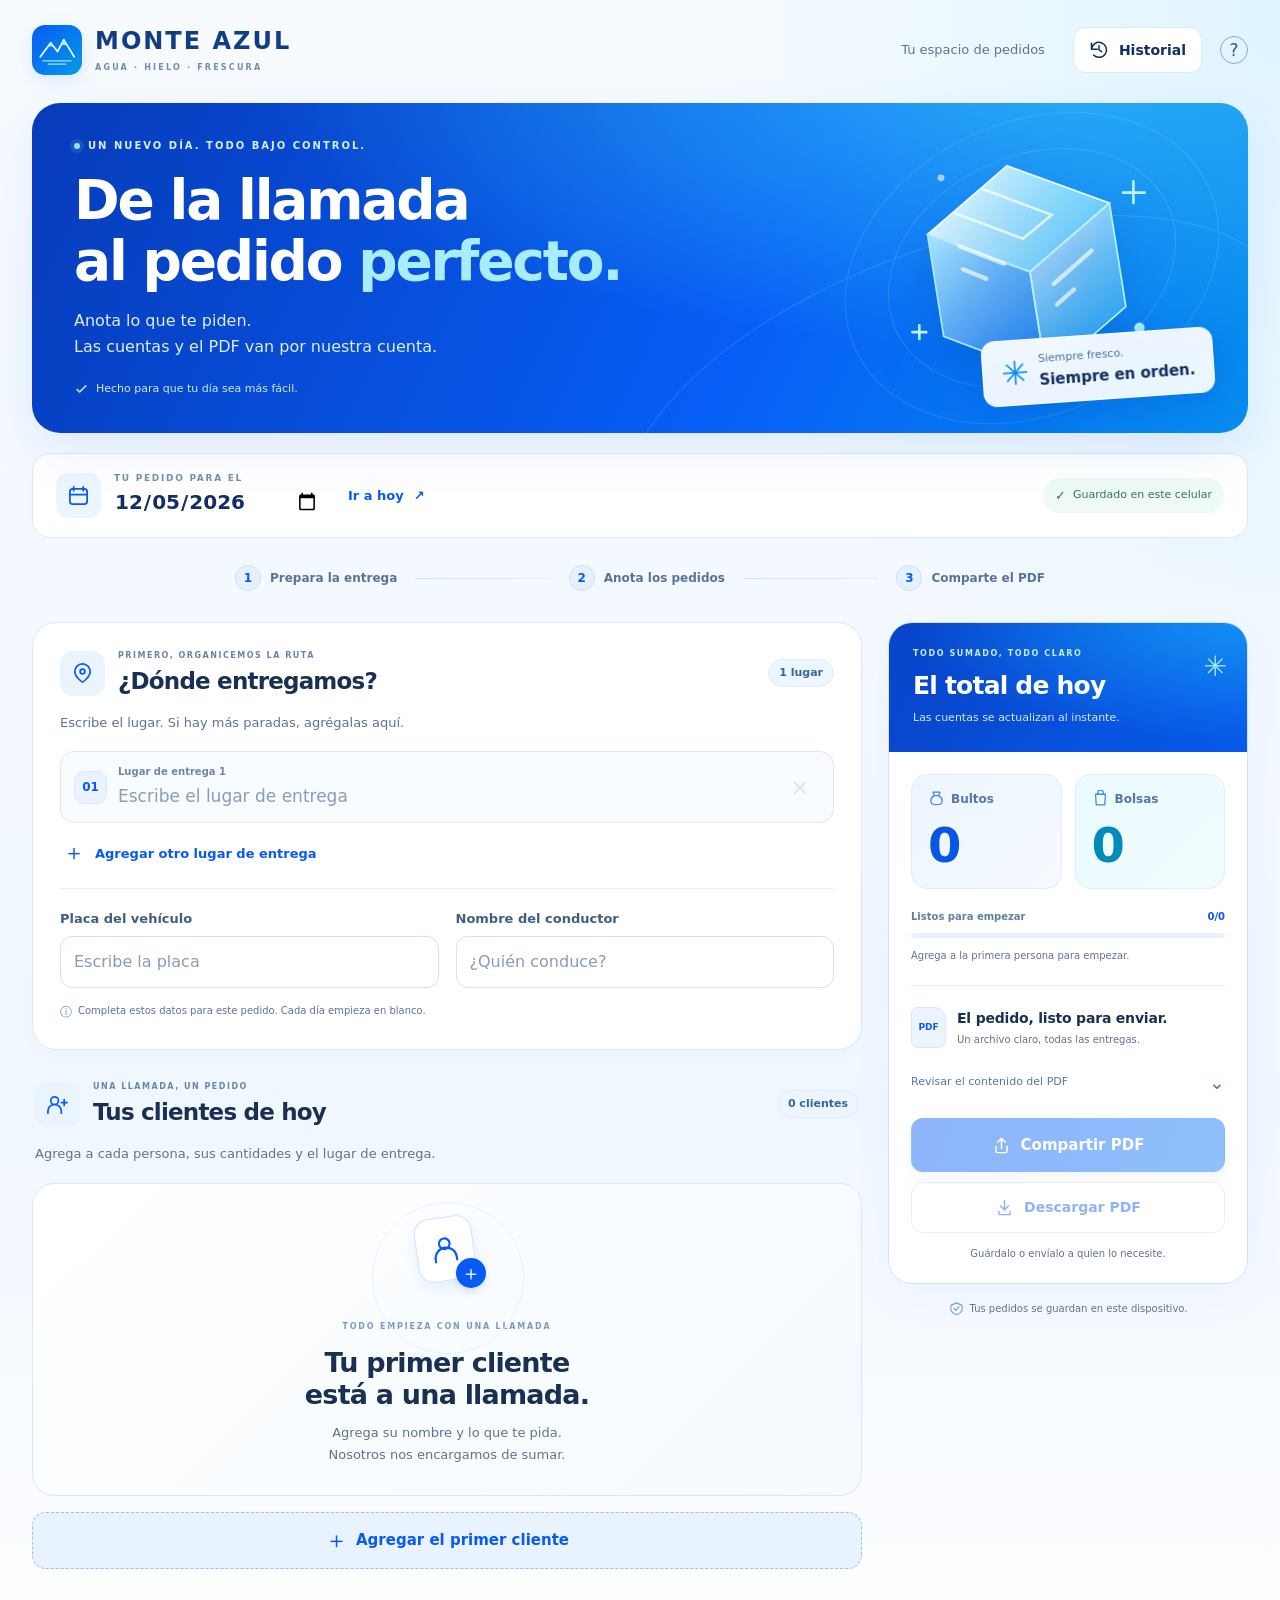
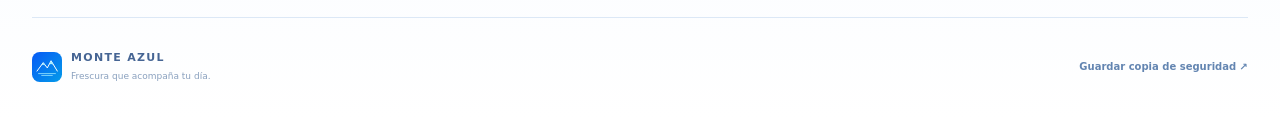
<file: index.html>
<!doctype html>
<html lang="es">
<head>
  <meta charset="utf-8">
  <meta name="viewport" content="width=device-width, initial-scale=1, viewport-fit=cover">
  <meta name="theme-color" content="#075af5">
  <meta name="description" content="Monte Azul: tus pedidos de hielo, los lugares de entrega y las cuentas listas en un PDF.">
  <meta name="apple-mobile-web-app-capable" content="yes">
  <meta name="apple-mobile-web-app-status-bar-style" content="default">
  <meta name="apple-mobile-web-app-title" content="Monte Azul">
  <title>Monte Azul · Pedidos de hielo</title>
  <link rel="icon" href="./icon.svg?v=5" type="image/svg+xml">
  <link rel="apple-touch-icon" href="./apple-touch-icon.png?v=5">
  <link rel="manifest" href="./manifest.webmanifest?v=5">
  <link rel="stylesheet" href="./styles.css">
  <script defer src="./core.js"></script>
  <script defer src="./jspdf.umd.min.js"></script>
  <script defer src="./pdf.js"></script>
  <script defer src="./app.js"></script>
</head>
<body>
  <a class="skip-link" href="#delivery-section">Ir al pedido</a>
  <header class="topbar">
    <a class="brand" href="./" aria-label="Monte Azul, inicio"><img src="./icon.svg?v=5" width="50" height="50" alt=""><span>MONTE AZUL<small>AGUA · HIELO · FRESCURA</small></span></a>
    <div class="header-actions"><span class="workspace-label">Tu espacio de pedidos</span><button id="history-button" class="button header-button" type="button"><svg aria-hidden="true" viewBox="0 0 24 24"><path d="M3 11a9 9 0 1 1 2.5 7M3 4v7h7M12 7v5l3 2"/></svg><span>Historial</span></button><button class="help-button" id="help-button" type="button" aria-label="Ayuda">?</button></div>
  </header>
  <main class="page">
    <div id="storage-warning" class="notice warning" role="alert" hidden></div>
    <div id="update-notice" class="notice" role="status" hidden>Hay una versión nueva lista para usar. <button id="apply-update" class="text-button" type="button">Actualizar página</button></div>
    <div id="day-notice" class="notice" hidden>Ya es un nuevo día. <button id="open-today" class="text-button" type="button">Abrir el pedido de hoy</button></div>
    <section class="hero" aria-labelledby="page-title">
      <div class="hero-copy"><p class="eyebrow"><span class="live-dot" aria-hidden="true"></span> UN NUEVO DÍA. TODO BAJO CONTROL.</p><h1 id="page-title">De la llamada<br>al pedido <span>perfecto.</span></h1><p>Anota lo que te piden.<br>Las cuentas y el PDF van por nuestra cuenta.</p><span class="hero-note"><svg viewBox="0 0 24 24" aria-hidden="true"><path d="m5 12 4 4L19 6"/></svg> Hecho para que tu día sea más fácil.</span></div>
      <div class="hero-art" aria-hidden="true"><div class="art-orbit orbit-one"></div><div class="art-orbit orbit-two"></div><svg class="ice-art" viewBox="0 0 380 300" fill="none"><defs><linearGradient id="ice-top" x1="90" y1="15" x2="260" y2="170" gradientUnits="userSpaceOnUse"><stop stop-color="#fff" stop-opacity=".98"/><stop offset="1" stop-color="#7be4ff" stop-opacity=".65"/></linearGradient><linearGradient id="ice-left" x1="80" y1="100" x2="200" y2="260" gradientUnits="userSpaceOnUse"><stop stop-color="#b4eeff" stop-opacity=".9"/><stop offset="1" stop-color="#67afff" stop-opacity=".25"/></linearGradient><linearGradient id="ice-right" x1="200" y1="110" x2="310" y2="260" gradientUnits="userSpaceOnUse"><stop stop-color="#fff" stop-opacity=".7"/><stop offset="1" stop-color="#22c5f9" stop-opacity=".4"/></linearGradient></defs><g transform="rotate(-9 190 150)"><path d="m180 29 110 61-103 64L77 93Z" fill="url(#ice-top)" stroke="#e9fbff" stroke-width="2"/><path d="m77 93 110 61v121L77 212Z" fill="url(#ice-left)" stroke="#a6e8ff" stroke-width="2"/><path d="m187 154 103-64v121l-103 64Z" fill="url(#ice-right)" stroke="#b4f1ff" stroke-width="2"/><path d="m111 112 48 28m-48-1 25 15M212 172l49-31M212 196l22-14" stroke="white" stroke-opacity=".65" stroke-width="5" stroke-linecap="round"/><path d="m148 51 74 42-37 22-74-42" stroke="white" stroke-opacity=".7" stroke-width="3"/></g><path d="M307 50v25m-12-12h25M60 216v16m-8-8h16" stroke="#bcf3ff" stroke-width="3" stroke-linecap="round"/><circle cx="314" cy="219" r="6" fill="#a1eeff"/><circle cx="85" cy="46" r="4" fill="white" fill-opacity=".6"/></svg><div class="fresh-badge"><span class="snowflake">✳</span><div>Siempre fresco.<strong>Siempre en orden.</strong></div></div></div>
    </section>
    <section class="order-bar" aria-label="Fecha y estado del pedido"><div class="date-block"><span class="calendar-icon" aria-hidden="true"><svg viewBox="0 0 24 24"><rect x="3" y="5" width="18" height="16" rx="3"/><path d="M7 3v4m10-4v4M3 11h18"/></svg></span><div><label for="order-date">TU PEDIDO PARA EL</label><input id="order-date" type="date" min="1900-01-01" max="9999-12-31" required></div></div><button id="today-button" class="button quiet" type="button">Ir a hoy <span aria-hidden="true">↗</span></button><div class="save-state" id="save-state" role="status"><span aria-hidden="true">✓</span> Guardado en este celular</div></section>
    <nav class="step-guide" aria-label="Pasos del pedido"><a href="#delivery-section"><b>1</b><span>Prepara la entrega</span></a><span class="step-line"></span><a href="#entry-section"><b>2</b><span>Anota los pedidos</span></a><span class="step-line"></span><a href="#summary-section"><b>3</b><span>Comparte el PDF</span></a></nav>
    <div class="workspace">
      <div class="entry-column">
        <section class="panel delivery-panel" id="delivery-section" aria-labelledby="delivery-heading"><div class="section-heading"><div class="section-title"><span class="section-icon" aria-hidden="true"><svg viewBox="0 0 24 24"><path d="M20 10c0 6-8 11-8 11S4 16 4 10a8 8 0 1 1 16 0Z"/><circle cx="12" cy="10" r="2.5"/></svg></span><div><p class="eyebrow">PRIMERO, ORGANICEMOS LA RUTA</p><h2 id="delivery-heading">¿Dónde entregamos?</h2></div></div><span class="count-pill" id="destination-count">1 lugar</span></div><p class="section-description">Escribe el lugar. Si hay más paradas, agrégalas aquí.</p><div id="destinations" class="destinations"></div><button id="add-destination" class="button add-destination" type="button"><span aria-hidden="true">＋</span> Agregar otro lugar de entrega</button><div class="delivery-divider"></div><div class="delivery-fields"><label for="vehicle">Placa del vehículo<input id="vehicle" maxlength="30" autocapitalize="characters" autocomplete="off" placeholder="Escribe la placa"></label><label for="driver">Nombre del conductor<input id="driver" maxlength="80" autocomplete="off" placeholder="¿Quién conduce?"></label></div><p class="field-hint"><span aria-hidden="true">ⓘ</span> Completa estos datos para este pedido. Cada día empieza en blanco.</p></section>
        <section class="customer-section" id="entry-section" aria-labelledby="customers-heading"><div class="section-heading"><div class="section-title"><span class="section-icon" aria-hidden="true"><svg viewBox="0 0 24 24"><circle cx="9" cy="8" r="4"/><path d="M2 21v-2a7 7 0 0 1 14 0v2m3-14v6m-3-3h6"/></svg></span><div><p class="eyebrow">UNA LLAMADA, UN PEDIDO</p><h2 id="customers-heading">Tus clientes de hoy</h2></div></div><span class="count-pill" id="customer-count">0 clientes</span></div><p class="section-description">Agrega a cada persona, sus cantidades y el lugar de entrega.</p><div id="customers" class="customers"></div><button id="add-customer" class="add-customer" type="button"><span aria-hidden="true">＋</span> Agregar el primer cliente</button></section>
      </div>
      <aside class="summary-column" id="summary-section" aria-labelledby="summary-heading"><section class="summary-card"><div class="summary-header"><span class="summary-kicker">TODO SUMADO, TODO CLARO</span><span class="summary-symbol" aria-hidden="true">✳</span><h2 id="summary-heading">El total de hoy</h2><p>Las cuentas se actualizan al instante.</p></div><div class="summary-content"><div class="totals" aria-live="polite" aria-atomic="true"><div><span class="unit-label"><svg viewBox="0 0 24 24" aria-hidden="true"><path d="M7 3h10l-2 5c5 3 6 7 4 11-1 2-13 2-14 0-2-4-1-8 4-11Z"/><path d="M9 8h6"/></svg> Bultos</span><strong id="total-bultos">0</strong></div><div><span class="unit-label"><svg viewBox="0 0 24 24" aria-hidden="true"><path d="M5 6h14l-1 15H6Zm3 0V4a4 4 0 0 1 8 0v2"/></svg> Bolsas</span><strong id="total-bolsas">0</strong></div></div><div id="destination-totals" class="destination-totals"></div><div class="progress-top"><span id="progress-label"></span><span id="progress-fraction"></span></div><progress id="progress" max="1" value="0" aria-label="Clientes revisados"></progress><p class="pending-hint" id="pending-hint"></p><div class="summary-divider"></div><div class="document-heading"><span class="pdf-icon" aria-hidden="true">PDF</span><div><h3>El pedido, listo para enviar.</h3><p>Un archivo claro, todas las entregas.</p></div></div><details class="preview-details"><summary>Revisar el contenido del PDF <span aria-hidden="true">⌄</span></summary><div id="pdf-preview" class="pdf-preview" tabindex="0" role="region" aria-label="Resumen del contenido del PDF"></div></details><button class="button primary wide" id="share-pdf-button" type="button"><svg viewBox="0 0 24 24" aria-hidden="true"><path d="M12 16V3m-5 5 5-5 5 5M5 13v6a2 2 0 0 0 2 2h10a2 2 0 0 0 2-2v-6"/></svg> Compartir PDF</button><button class="button secondary wide" id="download-pdf-button" type="button"><svg viewBox="0 0 24 24" aria-hidden="true"><path d="M12 3v12m-5-5 5 5 5-5M5 17v4h14v-4"/></svg> Descargar PDF</button><p class="share-caption">Guárdalo o envíalo a quien lo necesite.</p></div></section><p class="reassurance"><svg viewBox="0 0 24 24" aria-hidden="true"><path d="M12 3 3 7v6c0 5 9 9 9 9s9-4 9-9V7ZM8 12l3 3 5-6"/></svg> Tus pedidos se guardan en este dispositivo.</p></aside>
    </div>
    <footer><div class="footer-brand"><img src="./icon.svg?v=5" width="30" height="30" alt=""><span>MONTE AZUL <small>Frescura que acompaña tu día.</small></span></div><button id="backup-button" type="button" class="text-button">Guardar copia de seguridad <span aria-hidden="true">↗</span></button></footer>
  </main>
  <nav class="mobile-dock" aria-label="Resumen y PDF"><div><strong id="dock-total">0 bultos · 0 bolsas</strong><span id="dock-pending">Agrega el primer cliente</span></div><button id="review-button" type="button" class="button primary">Agregar cliente <span aria-hidden="true">＋</span></button></nav>
  <dialog id="app-dialog"><div class="dialog-header"><h2 id="dialog-title"></h2><button id="close-dialog" class="icon-button" aria-label="Cerrar ventana" type="button">×</button></div><div id="dialog-content"></div></dialog>
  <div id="toast" class="toast" role="status" hidden></div>
  <noscript><p class="notice warning">Activa JavaScript en Safari para anotar pedidos y calcular los totales.</p></noscript>
</body>
</html>
</file>
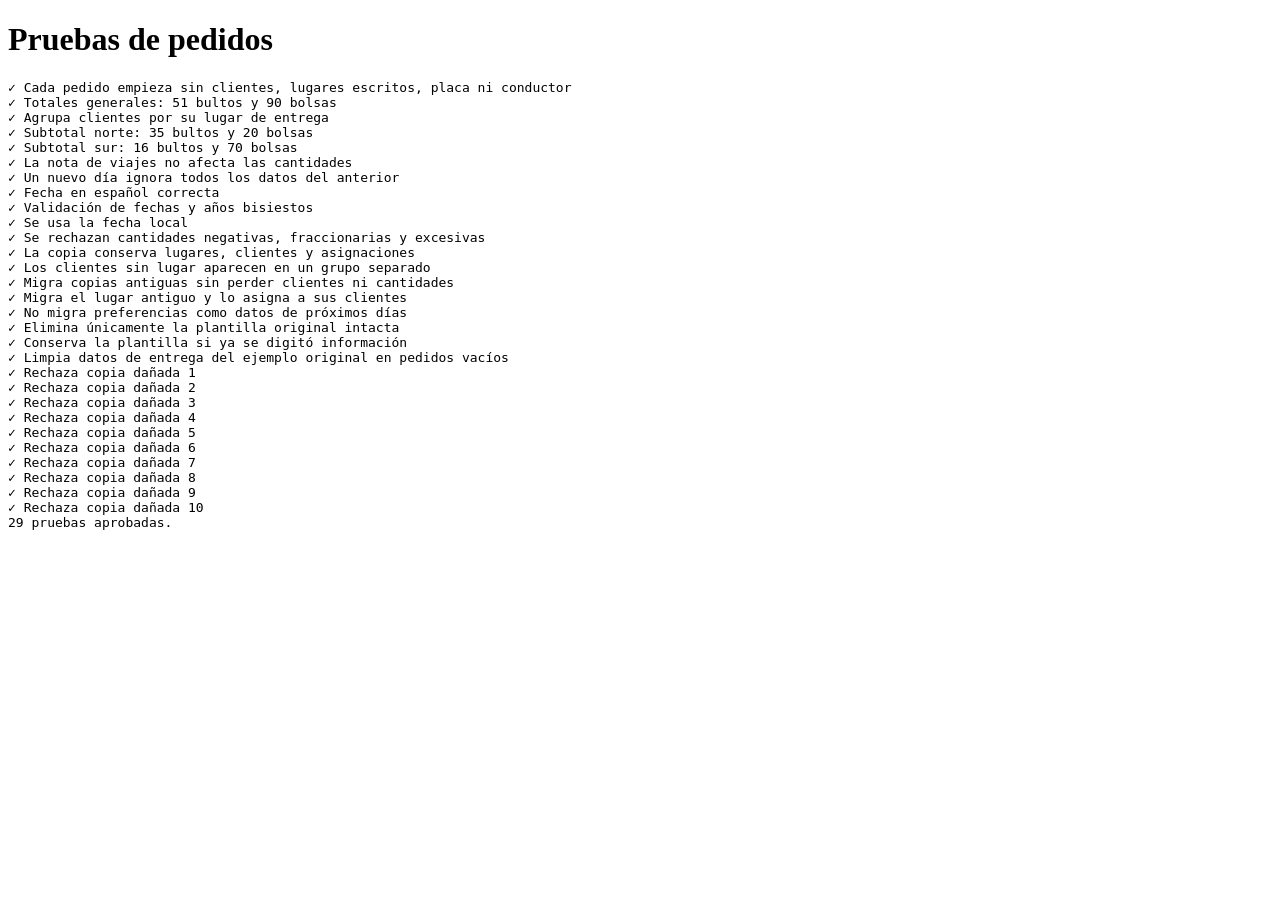
<file: core.test.html>
<!doctype html><html lang="es"><meta charset="utf-8"><title>Pruebas de pedidos · Monte Azul</title><script src="../core.js"></script><script src="./fixtures.js"></script><body><h1>Pruebas de pedidos</h1><pre id="results"></pre><script>
const C=IceCore,results=[],check=(name,value)=>{if(!value)throw new Error(name);results.push('✓ '+name)};
try{
 const empty=C.createOrder('2026-09-26');
 check('Cada pedido empieza sin clientes, lugares escritos, placa ni conductor',!empty.customers.length&&empty.destinations.length===1&&!empty.destinations[0].name&&!empty.driver&&!empty.vehicle);
 const order=IceFixtures.order(),db={version:2,orders:{[order.date]:order}};
 check('Totales generales: 51 bultos y 90 bolsas',C.totals(order).bultos===51&&C.totals(order).bolsas===90);
 const groups=C.groupByDestination(order);
 check('Agrupa clientes por su lugar de entrega',groups.length===2&&groups[0].customers.length===2&&groups[1].customers[0].name==='Marta');
 check('Subtotal norte: 35 bultos y 20 bolsas',groups[0].totals.bultos===35&&groups[0].totals.bolsas===20);
 check('Subtotal sur: 16 bultos y 70 bolsas',groups[1].totals.bultos===16&&groups[1].totals.bolsas===70);
 check('La nota de viajes no afecta las cantidades',C.totals(order).bultos===51);
 check('Un nuevo día ignora todos los datos del anterior',JSON.stringify(C.createOrder('2026-09-27',order))===JSON.stringify({...empty,date:'2026-09-27'}));
 check('Fecha en español correcta',C.longDate(order.date)==='sábado 26 de septiembre de 2026');
 check('Validación de fechas y años bisiestos',!C.validDate('2026-02-29')&&!C.validDate('2026-13-01')&&C.validDate('2028-02-29'));
 check('Se usa la fecha local',C.today(new Date(2026,8,26,23,59))==='2026-09-26');
 check('Se rechazan cantidades negativas, fraccionarias y excesivas',[-1,.5,100000,NaN,Infinity,'a'].every(n=>C.quantity(n)===null)&&[0,1,99999].every(n=>C.quantity(n)!==null));
 check('La copia conserva lugares, clientes y asignaciones',JSON.stringify(C.validateDatabase(structuredClone(db)))===JSON.stringify(db));
 const unassigned=structuredClone(order);unassigned.customers[0].destinationId='';
 check('Los clientes sin lugar aparecen en un grupo separado',C.groupByDestination(unassigned).at(-1).name==='Sin lugar asignado'&&C.groupByDestination(unassigned).at(-1).totals.bultos===5);
 const legacy={version:1,preferences:{destination:'Lugar anterior',vehicle:'XYZ 456',driver:'Conductor anterior',customers:[]},orders:{'2026-09-25':{date:'2026-09-25',destination:'Lugar anterior',vehicle:'XYZ 456',driver:'Conductor anterior',customers:[{id:'old',name:'Cliente anterior',bultos:7,bolsas:2,note:'No borrar',status:'ordered'}]}}};
 const migrated=C.validateDatabase(legacy),old=migrated.orders['2026-09-25'];
 check('Migra copias antiguas sin perder clientes ni cantidades',migrated.version===2&&old.customers[0].bultos===7&&old.customers[0].note==='No borrar');
 check('Migra el lugar antiguo y lo asigna a sus clientes',old.destinations[0].name==='Lugar anterior'&&old.customers[0].destinationId===old.destinations[0].id);
 check('No migra preferencias como datos de próximos días',!('preferences'in migrated)&&!C.createOrder('2026-09-28',legacy.preferences).driver);
 const names=['Yazmin','Fernando','Concho','Dario','Zaira ardila','Edwin','Hermes','Heriberto','Maritza'];
 legacy.orders['2026-09-25'].customers=names.map((name,i)=>({id:'client-'+(i+1),name,bultos:0,bolsas:0,note:'',status:'pending'}));
 check('Elimina únicamente la plantilla original intacta',C.validateDatabase(legacy).orders['2026-09-25'].customers.length===0);
 legacy.orders['2026-09-25'].customers[0].note='Volver a llamar';
 check('Conserva la plantilla si ya se digitó información',C.validateDatabase(legacy).orders['2026-09-25'].customers[0].note==='Volver a llamar');
 const sampleOnly=structuredClone(legacy);Object.assign(sampleOnly.orders['2026-09-25'],{destination:'centro abastos',vehicle:'CCK 379',driver:'Yunior',customers:[]});const cleaned=C.validateDatabase(sampleOnly).orders['2026-09-25'];
 check('Limpia datos de entrega del ejemplo original en pedidos vacíos',!cleaned.destinations[0].name&&!cleaned.vehicle&&!cleaned.driver);
 const corruptions=[d=>d.version=3,d=>d.orders[order.date].date='2026-09-27',d=>d.orders[order.date].customers[0].bultos=-1,d=>d.orders[order.date].customers[0].bolsas=.5,d=>d.orders[order.date].customers[0].status='none',d=>d.orders[order.date].customers[1].id='rosa',d=>d.orders[order.date].destinations[1].id='north',d=>d.orders[order.date].customers[0].destinationId='missing',d=>d.orders[order.date].destinations=[],d=>d.orders[order.date].destinations=Array.from({length:21},(_,i)=>({id:String(i),name:'Lugar'}))];
 corruptions.forEach((mutate,i)=>{const invalid=structuredClone(db);mutate(invalid);let rejected=false;try{C.validateDatabase(invalid)}catch{rejected=true}check('Rechaza copia dañada '+(i+1),rejected)});
 document.body.dataset.status='passed';
}catch(error){results.push('FALLO: '+error.message);document.body.dataset.status='failed'}
document.getElementById('results').textContent=results.join('\n')+'\n'+results.filter(r=>r.startsWith('✓')).length+' pruebas aprobadas.';
</script></body></html>
</file>
<file: styles.css>
@charset "UTF-8";
:root{color-scheme:light;--blue:#075af5;--blue-dark:#0643bd;--navy:#122e62;--cyan:#17bced;--ice:#edf7ff;--ink:#193052;--muted:#60728e;--line:#dce8f6;--white:#fff;--radius:24px;font-family:system-ui,-apple-system,BlinkMacSystemFont,"Segoe UI",sans-serif;font-size:18px;font-synthesis:none}
*{box-sizing:border-box}html{scroll-padding-top:24px}body{margin:0;background:radial-gradient(ellipse at 100% 1%,#dff4ff 0,transparent 32%),linear-gradient(180deg,#f7fbff,#f1f7ff 65%,#fff);color:var(--ink);line-height:1.5}button,input,textarea,select{font:inherit}button,a,input,textarea,select,summary{-webkit-tap-highlight-color:transparent}button,a,summary{touch-action:manipulation}button{cursor:pointer;color:inherit}button:disabled{cursor:default;opacity:.45}button,input,textarea,select{border-radius:12px}a{color:inherit}svg{display:block}button svg,.section-icon svg,.calendar-icon svg,.hero-note svg,.reassurance svg,.unit-label svg,.place-chip svg{width:23px;height:23px;fill:none;stroke:currentColor;stroke-width:1.8;stroke-linecap:round;stroke-linejoin:round;flex-shrink:0}button:focus-visible,a:focus-visible,input:focus-visible,textarea:focus-visible,select:focus-visible,summary:focus-visible,[tabindex]:focus-visible{outline:3px solid #d98500;outline-offset:4px}[hidden]{display:none!important}
.topbar{max-width:1280px;margin:auto;padding:25px 32px;display:flex;align-items:center;justify-content:space-between;gap:20px}.brand{display:flex;align-items:center;gap:13px;text-decoration:none;font-size:24px;font-weight:750;letter-spacing:2px;line-height:1.15;color:#123d83}.brand img{filter:drop-shadow(0 5px 9px #075af51f)}.brand small{display:block;letter-spacing:2.2px;font-size:8px;color:#7589a9;font-weight:650;margin-top:7px}.header-actions{display:flex;align-items:center;gap:18px}.workspace-label{font-size:13px;color:var(--muted);margin-right:10px}.button{min-height:54px;padding:12px 20px;display:inline-flex;align-items:center;justify-content:center;gap:10px;border:1px solid transparent;text-decoration:none;font-weight:650;font-size:16px}.header-button{background:white;border-color:var(--line);color:var(--navy);font-size:14px;min-height:46px;padding:10px 15px}.header-button svg{width:20px;height:20px}.help-button{background:transparent;border:1.5px solid #8fa7c6;color:#315683;border-radius:50%;height:28px;width:28px;font-size:17px;line-height:1;position:relative}.help-button:before{content:"";position:absolute;inset:-10px}.primary{background:linear-gradient(110deg,#075af5,#0675fa);color:white;box-shadow:0 7px 14px #075af51f}.primary:hover{background:#0646cf;box-shadow:0 8px 20px #075af530}.secondary{background:white;border-color:#cfddf1;color:var(--blue)}.secondary:hover{background:#eef6ff}.quiet{background:transparent;color:var(--blue)}.wide{width:100%}.page{max-width:1280px;margin:auto;padding:3px 32px 0}
.hero{min-height:302px;border-radius:28px;background:radial-gradient(ellipse at 85% -10%,#36c3f7bb,transparent 55%),linear-gradient(115deg,#073bb9 0%,#075ef6 60%,#068cee 100%);position:relative;overflow:hidden;color:white;display:flex;justify-content:space-between;align-items:center;padding:35px 42px;box-shadow:0 18px 50px #155bd519}.hero:after{content:"";position:absolute;right:-60px;bottom:-145px;border:1px solid #ffffff21;border-radius:50%;width:700px;height:330px;transform:rotate(-20deg);pointer-events:none}.hero-copy{position:relative;z-index:1}.eyebrow{font-size:10px;letter-spacing:1.7px;font-weight:750;color:#6b83a4;margin:0 0 8px}.hero .eyebrow{font-size:10px;letter-spacing:2px;color:#d4efff;display:flex;align-items:center;gap:8px}.live-dot{background:#8de8ff;border-radius:50%;width:6px;height:6px;box-shadow:0 0 0 4px #a7e8ff20}h1{font-size:clamp(38px,4.4vw,55px);font-weight:730;letter-spacing:-2.2px;line-height:1.1;margin:17px 0 17px}h1>span{color:#a8edff}.hero-copy>p:not(.eyebrow){font-size:16px;color:#deeeff;line-height:1.6;margin:0}.hero-note{display:flex;gap:7px;align-items:center;font-size:11px;color:#d0eaff;margin-top:22px}.hero-note svg{width:15px;height:15px;stroke-width:2.5}.hero-art{position:relative;flex:0 0 365px;align-self:stretch;margin:-20px -8px -20px 15px;display:grid;place-items:center}.ice-art{width:330px;height:260px;position:relative;z-index:1;filter:drop-shadow(0 25px 20px #003c9d50)}.art-orbit{position:absolute;border:1px solid #fff2;border-radius:50%;width:300px;height:300px;transform:rotate(-25deg) scaleY(.75)}.orbit-two{width:390px;height:390px;transform:rotate(-25deg) scaleY(.75)}.fresh-badge{position:absolute;z-index:2;bottom:18px;right:0;display:flex;align-items:center;gap:10px;padding:12px 18px;background:#ffffffeb;backdrop-filter:blur(10px);box-shadow:0 10px 30px #003bb72e;border:1px solid #ffffffa8;border-radius:14px;color:#47709c;transform:rotate(-4deg);font-size:11px}.fresh-badge strong{display:block;color:var(--navy);font-size:15px;margin-top:1px}.snowflake{font-size:33px;color:#078df4;line-height:1}
.order-bar{display:flex;align-items:center;gap:16px;padding:18px 23px;background:white;border:1px solid var(--line);border-radius:18px;margin:20px 0;box-shadow:0 3px 12px #112f6103}.date-block{display:flex;align-items:center;gap:13px}.calendar-icon{width:45px;height:45px;border-radius:12px;display:grid;place-items:center;color:var(--blue);background:#edf5ff}.date-block label{display:block;font-size:9px;letter-spacing:1.7px;color:#7b8fa9;font-weight:750}.date-block input{padding:0;border:0;background:transparent;font-size:20px;line-height:1.5;min-height:34px;color:var(--navy);font-weight:700;width:205px;max-width:100%;cursor:pointer}.order-bar .quiet{font-size:13px;padding:9px 12px;min-height:44px}.save-state{margin-left:auto;display:flex;align-items:center;gap:7px;color:#35765b;background:#eefaf3;padding:8px 12px;border-radius:30px;font-size:11px;white-space:nowrap}.save-state>span{font-size:13px}.step-guide{display:flex;align-items:center;max-width:810px;margin:27px auto 31px;gap:18px}.step-guide>a{display:flex;align-items:center;gap:9px;white-space:nowrap;text-decoration:none;font-size:12px;font-weight:650;color:#577398}.step-guide b{display:grid;place-items:center;width:26px;height:26px;border-radius:50%;border:1px solid #cbdff8;background:#e6f1ff;color:var(--blue);font-size:12px}.step-line{height:1px;background:linear-gradient(90deg,#cbdff8,#cbdff870);flex:1}
.workspace{display:grid;grid-template-columns:minmax(0,1fr) 360px;gap:26px;align-items:start}.entry-column{min-width:0}.panel{background:white;border:1px solid var(--line);border-radius:var(--radius);padding:27px;box-shadow:0 7px 25px #1d5baf04}.section-heading{display:flex;align-items:center;justify-content:space-between;gap:10px}.section-title{display:flex;align-items:center;gap:13px;min-width:0}.section-icon{width:45px;height:45px;border-radius:13px;display:grid;place-items:center;background:#eaf4ff;color:var(--blue);flex-shrink:0}.section-title .eyebrow{font-size:8px;letter-spacing:1.5px;margin:0 0 5px}h2{font-size:23px;line-height:1.25;letter-spacing:-.8px;margin:0;font-weight:730}h3{font-size:21px;line-height:1.3;margin:0;letter-spacing:-.5px}.count-pill{font-size:11px;font-weight:650;background:#edf5ff;color:#3466a5;border:1px solid #dfedff;border-radius:25px;padding:5px 10px;white-space:nowrap}.section-description{font-size:13px;color:var(--muted);margin:17px 0 19px}.destinations{display:grid;gap:12px}.destination-row{display:flex;align-items:center;gap:11px;border:1px solid #dce8f8;background:#f8fbff;border-radius:14px;padding:12px 11px 12px 13px}.stop-number{font-size:12px;font-weight:750;color:#075af5;display:grid;place-items:center;border:1px solid #d8e8ff;background:#eaf3ff;flex-shrink:0;width:33px;height:33px;border-radius:10px}.destination-row label{min-width:0;flex:1;font-size:10px;font-weight:650;color:#6d85a8}.destination-row input{display:block;width:100%;min-width:0;color:var(--ink);padding:3px 0 0;min-height:31px;background:transparent;border:0;border-radius:3px;font-size:17px;font-weight:600}.destination-row input::placeholder{font-weight:400;color:#8a9db8}.icon-button{width:44px;height:44px;border:0;background:transparent;display:grid;place-items:center;font-size:27px;flex-shrink:0;color:#7390b4}.remove-place{width:32px;min-width:32px;font-size:23px}.remove-place:disabled{opacity:.2}.add-destination{padding:9px 2px;min-height:48px;margin-top:6px;background:transparent;color:var(--blue);font-size:13px}.add-destination>span{font-size:22px;line-height:1}.delivery-divider{height:1px;background:#e8eff8;margin:11px 0 20px}.delivery-fields{display:grid;grid-template-columns:1fr 1fr;gap:17px}.delivery-fields label,.dialog-form label{display:block;min-width:0;font-size:13px;font-weight:600;color:#425d80}.delivery-fields input,.dialog-form input,.dialog-form select{display:block;width:100%;min-width:0;min-height:52px;padding:11px 13px;background:#fff;border:1px solid #d4e2f3;margin-top:7px;font-size:16px;color:var(--ink);font-weight:450}.delivery-fields input::placeholder,.dialog-form input::placeholder{color:#8a9bb3}.field-hint{display:flex;gap:6px;align-items:flex-start;margin:14px 0 0;font-size:10px;color:#60728e;line-height:1.7}.field-hint>span{color:#5884be;font-size:12px}
.customer-section{margin-top:31px;scroll-margin-top:24px}.customer-section>.section-heading{padding:0 3px}.customer-section>.section-description{padding:0 3px;margin-top:17px}.customers{display:grid;gap:15px}.customer-card{min-width:0;padding:21px;border-radius:20px;border:1px solid #dbe7f7;background:white;box-shadow:0 5px 15px #1954a306}.customer-card.is-ordered{border-color:#c6dcfa}.customer-top{display:flex;align-items:center;gap:10px}.avatar{display:grid;place-items:center;width:42px;height:42px;border-radius:13px;background:#e7f1ff;color:#0755da;font-size:13px;font-weight:750;flex-shrink:0}.customer-card:nth-child(3n+2) .avatar{background:#e3f8ff;color:#00769c}.customer-card:nth-child(3n) .avatar{background:#eff0ff;color:#5a59bd}.customer-title{flex:1;min-width:0}.customer-title h3{font-size:19px;overflow-wrap:anywhere}.customer-status{display:block;font-size:10px;color:#9d6f23;margin-top:2px}.is-ordered .customer-status{color:#075de3}.is-none .customer-status{color:#7e8ca2}.customer-top .icon-button{font-size:23px;width:32px}.place-chip{background:#f0f7ff;border:1px solid #e0edff;min-height:38px;display:flex;align-items:center;gap:6px;text-align:left;max-width:100%;width:fit-content;padding:6px 9px;font-size:11px;color:#5679a8;line-height:1.4;margin:14px 0 17px;overflow-wrap:anywhere}.place-chip svg{width:14px;height:14px;flex-shrink:0}.place-chip>span{margin-left:5px}.place-chip.unassigned{color:#9c671b;background:#fff7e6;border-color:#f5deb5}.quantity-grid{display:grid;grid-template-columns:1fr 1fr;gap:18px}.quantity-field{min-width:0}.quantity-field label{font-size:12px;font-weight:600;color:#6b7f9b;display:block;margin-bottom:7px}.stepper{display:grid;grid-template-columns:46px minmax(0,1fr) 46px;min-height:53px;border:1px solid #d6e5fa;border-radius:12px;overflow:hidden;background:#f8fbff}.stepper button{background:transparent;border:0;border-radius:0;font-size:22px;line-height:1;color:#1a62ca}.stepper button:hover{background:#dfedff}.stepper input{width:100%;min-width:0;border:0;border-radius:0;background:transparent;text-align:center;padding:5px 0;font-size:23px;font-weight:700;color:#153b75}.customer-tools{display:flex;justify-content:space-between;gap:8px;margin-top:10px;align-items:center}.text-button{border:0;background:transparent;padding:8px 0;min-height:44px;color:#0759e3;font-size:12px;font-weight:600;text-decoration:none}.text-button:hover{text-decoration:underline;text-underline-offset:4px}.no-order{min-height:44px;border:1px solid transparent;background:transparent;color:#60728e;padding:7px 9px;font-size:12px}.no-order[aria-pressed=true]{color:#0b5fe2;background:#eaf3ff;border-color:#d8e8ff}.note-field{margin-top:9px}.note-field label{display:block;font-size:12px;color:#527095;margin-bottom:7px}.note-field textarea{width:100%;min-height:75px;padding:12px;resize:vertical;border:1px solid #d4e3f7;background:#f8fbff;font-size:15px;color:var(--ink)}.add-customer{display:flex;justify-content:center;align-items:center;gap:8px;min-height:57px;width:100%;margin-top:16px;border:1px dashed #9bbff5;background:#e9f3ff;color:var(--blue);border-radius:14px;font-size:15px;font-weight:700}.add-customer:hover{border-color:var(--blue);background:#dfedff}.add-customer>span{font-size:23px;font-weight:450}.empty-customers{grid-column:1/-1;text-align:center;background:linear-gradient(135deg,#fff,#f4faff);border:1px solid #d8e7fb;border-radius:22px;padding:30px 20px 28px;position:relative;overflow:hidden}.empty-customers:before{content:"";position:absolute;width:150px;height:150px;border:1px solid #e6f0ff;border-radius:50%;top:18px;left:calc(50% - 75px);pointer-events:none}.empty-illustration{position:relative;width:75px;height:74px;margin:0 auto 21px}.empty-person{position:absolute;top:3px;left:6px;display:grid;place-items:center;width:58px;height:64px;background:#fff;box-shadow:0 7px 15px #075af515;border:1px solid #cfe4ff;color:#075af5;border-radius:15px;transform:rotate(-8deg);font-size:38px}.empty-person svg{width:32px;height:32px;fill:none;stroke:currentColor;stroke-width:1.6;stroke-linecap:round}.empty-plus{position:absolute;right:-1px;bottom:0;display:grid;place-items:center;color:white;background:#075af5;width:30px;height:30px;border-radius:50%;font-size:20px;box-shadow:0 4px 8px #075af525}.mini-label{font-size:8px;letter-spacing:1.8px;font-weight:700;color:#7b99c2}.empty-customers h3{font-size:27px;line-height:1.2;letter-spacing:-.8px;margin:11px 0}.empty-customers p{font-size:13px;color:#60728e;line-height:1.7;margin:10px 0 0}
.summary-column{position:sticky;top:22px;min-width:0;scroll-margin-top:20px}.summary-card{background:#fff;border:1px solid #d2e2f8;border-radius:24px;overflow:hidden;box-shadow:0 15px 45px #075af50a}.summary-header{position:relative;background:radial-gradient(ellipse at 100% 0%,#148ff4,transparent 65%),linear-gradient(120deg,#0844c8,#075aeb);padding:25px 24px;color:#fff}.summary-kicker{display:block;font-size:8px;letter-spacing:1.6px;color:#c8eaff;font-weight:700;margin-bottom:10px}.summary-header h2{font-size:25px;letter-spacing:-.8px}.summary-header>p{font-size:11px;margin:9px 0 0;color:#d7ebff}.summary-symbol{position:absolute;right:20px;top:23px;font-size:28px;color:#a3e8ff;font-weight:400}.summary-content{padding:22px}.totals{display:grid;grid-template-columns:1fr 1fr;gap:13px;margin-bottom:20px}.totals>div{min-width:0;background:linear-gradient(135deg,#edf5ff,#f5faff);border:1px solid #e0ecfc;border-radius:16px;padding:15px 16px}.totals>div:nth-child(2){background:linear-gradient(135deg,#eafbff,#f2fcff);border-color:#d8f1fb}.unit-label{display:flex;gap:6px;align-items:center;font-size:12px;font-weight:600;color:#5576a7}.unit-label svg{width:17px;height:17px;color:#4887e8}.totals strong{display:block;color:#0757e6;font-size:48px;font-weight:720;line-height:1.15;letter-spacing:-2.2px;margin-top:10px;overflow-wrap:anywhere;font-variant-numeric:tabular-nums}.totals>div:nth-child(2) strong{color:#008bbc}.destination-totals{display:grid;gap:9px;margin:0 0 20px}.destination-totals:empty{display:none}.place-total{display:flex;justify-content:space-between;gap:9px;align-items:center;font-size:10px}.place-total>span{min-width:0;display:flex;align-items:center;gap:6px;overflow-wrap:anywhere;color:#647fa3}.place-total i{background:#5c98f5;width:5px;height:5px;border-radius:50%;flex-shrink:0}.place-total:nth-child(2n) i{background:#1fc5e8}.place-total strong{font-size:12px;white-space:nowrap;color:#385d90;font-weight:650;font-variant-numeric:tabular-nums}.place-total small{font-size:9px;font-weight:450;color:#7d94b5}.place-total b{font-weight:400;color:#b2c5df;padding:0 4px}.progress-top{display:flex;justify-content:space-between;gap:8px;font-size:10px;font-weight:650;color:#617fa5}.progress-top>span:last-child{white-space:nowrap;color:#075af5}progress{appearance:none;width:100%;height:5px;border:0;border-radius:8px;overflow:hidden;background:#e9f1fd;margin-top:9px;display:block}progress::-webkit-progress-bar{background:#e9f1fd}progress::-webkit-progress-value{background:linear-gradient(90deg,#075af5,#19bce7);border-radius:8px}progress::-moz-progress-bar{background:#075af5}.pending-hint{font-size:10px;line-height:1.7;color:#60728e;margin:9px 0 0}.pending-hint.needs-attention{color:#a36d1d}.summary-divider{height:1px;background:#e6eef9;margin:21px 0}.document-heading{display:flex;gap:11px;align-items:center}.document-heading h3{font-size:14px;letter-spacing:-.2px}.document-heading p{font-size:10px;color:#60728e;margin:5px 0 0}.pdf-icon{height:41px;width:35px;border-radius:7px 12px 7px 7px;background:#ecf4ff;border:1px solid #d7e7ff;display:grid;place-items:center;color:#075af5;font-size:9px;font-weight:750;flex-shrink:0}.preview-details{margin:13px 0 15px}.preview-details>summary{font-size:11px;list-style:none;min-height:42px;cursor:pointer;color:#5078ad;display:flex;justify-content:space-between;align-items:center}.preview-details>summary::-webkit-details-marker{display:none}.preview-details>summary>span{font-size:19px}.preview-details[open]>summary>span{transform:rotate(180deg)}.summary-card .primary{font-size:15px}.summary-card .secondary{font-size:14px;margin-top:10px;min-height:51px}.summary-card .button svg{width:19px;height:19px}.share-caption{font-size:10px;color:#60728e;text-align:center;margin:13px 0 0}.reassurance{display:flex;justify-content:center;align-items:center;gap:6px;color:#60728e;font-size:10px;margin:17px 0}.reassurance svg{width:15px;height:15px;color:#76a2db}
.pdf-preview{border:1px solid #dce8f7;background:#fbfdff;padding:14px;border-radius:12px;overflow-wrap:anywhere;max-height:420px;overflow-y:auto;scrollbar-width:thin}.preview-brand{font-size:11px;color:#075af5;letter-spacing:1px;font-weight:750}.preview-brand>span{display:block;font-size:18px;letter-spacing:-.3px;color:var(--navy);margin-top:4px}.pdf-preview-meta{font-size:10px;line-height:1.8;color:#6a85a7;margin:9px 0}.preview-place{font-size:12px;margin:17px 0 5px;color:#075af5}.pdf-preview-table{width:100%;border-collapse:collapse;table-layout:fixed;font-size:11px;line-height:1.5}.pdf-preview-table th,.pdf-preview-table td{padding:8px 3px;border-bottom:1px solid #e5edf8;text-align:right;vertical-align:top;font-variant-numeric:tabular-nums}.pdf-preview-table th:first-child{width:56%;text-align:left;padding-left:0}.pdf-preview-table th:last-child,.pdf-preview-table td:last-child{padding-right:0}.pdf-preview-table thead th{font-size:9px;color:#7f95b2}.pdf-preview-table tbody th{font-weight:600}.pdf-preview-table small{display:block;font-size:9px;font-weight:400;color:#60728e;margin-top:3px}.pdf-preview-table tfoot th,.pdf-preview-table tfoot td{color:#075af5;font-weight:750;border-bottom:0}.preview-grand-total{font-size:11px;font-weight:750;color:#075af5;border-top:1px solid #dce8f7;margin-top:14px;padding-top:12px}
footer{display:flex;align-items:center;justify-content:space-between;gap:15px;border-top:1px solid #dce8f6;margin-top:48px;padding:27px 0 31px}.footer-brand{display:flex;align-items:center;gap:9px;font-size:11px;letter-spacing:1.3px;font-weight:750;color:#466594}.footer-brand small{display:block;font-size:9px;font-weight:450;letter-spacing:0;margin-top:3px;color:#89a0be}footer .text-button{font-size:10px;color:#6385b1}.mobile-dock{display:none}.notice{padding:16px 18px;border:1px solid #bfd8fa;background:#eaf4ff;border-radius:15px;font-size:15px;margin-bottom:20px}.notice .text-button{font-size:15px}.warning{background:#fff7e8;border-color:#f0d4a2;color:#845e23}.toast{position:fixed;bottom:27px;left:50%;transform:translateX(-50%);width:max-content;max-width:calc(100% - 32px);padding:15px 23px;border-radius:15px;color:white;background:#112e63;box-shadow:0 10px 35px #123c6730;font-size:15px;z-index:20}.skip-link{position:absolute;top:-100px;left:10px;z-index:30;background:white;padding:12px}.skip-link:focus{top:10px}
dialog{width:min(570px,calc(100% - 28px));max-height:88dvh;padding:26px;color:var(--ink);background:#fff;border:1px solid #dbe8fa;border-radius:24px;box-shadow:0 35px 100px #102b6440;overflow-y:auto}dialog::backdrop{background:#092d6880;backdrop-filter:blur(5px)}.dialog-header{display:flex;justify-content:space-between;align-items:center;gap:14px;margin-bottom:15px}.dialog-header h2{font-size:25px;line-height:1.25}.dialog-header .icon-button{color:#6889b5;background:#f1f7ff;border-radius:50%;width:38px;height:38px}.dialog-form .form-intro{font-size:14px;color:#7690b1;margin:0 0 20px}.dialog-form label{font-size:14px;margin:16px 0}.dialog-form input,.dialog-form select{min-height:54px;font-size:18px}.dialog-form select{appearance:auto}.customer-form-quantities{display:grid;grid-template-columns:1fr 1fr;gap:18px}.customer-form-quantities label{min-width:0;margin:0}.customer-form-quantities input{font-size:27px;font-weight:650;color:var(--blue);text-align:center;background:#f4f9ff}.optional{color:#95a6bd;font-weight:400}.dialog-actions{display:flex;justify-content:flex-end;gap:10px;flex-wrap:wrap;margin-top:25px}.dialog-body p,.dialog-body li{font-size:16px;color:#6581a5;line-height:1.8}.dialog-body li{margin-bottom:13px}.dialog-body h3{font-size:21px;margin-top:24px}.dialog-body .button{margin:7px 0}.danger{color:#b54b4b}.history-list{display:grid;gap:12px}.history-item{border:1px solid #d9e7fa;background:#f7fbff;border-radius:14px;padding:16px;text-align:left;width:100%}.history-item strong{display:block;font-size:16px}.history-item span{display:block;font-size:12px;color:#7890af;margin-top:6px}
@media(min-width:1200px){.customers{grid-template-columns:1fr 1fr}.customer-card{padding:18px}.quantity-grid{gap:12px}.stepper{grid-template-columns:40px minmax(0,1fr) 40px}.customer-title h3{font-size:17px}.customer-top .icon-button{width:26px}.customer-tools .text-button,.no-order{font-size:11px}}
@media(max-width:1100px){.topbar,.page{padding-left:26px;padding-right:26px}.workspace{grid-template-columns:minmax(0,1fr) 325px;gap:21px}.panel{padding:23px}.hero{padding:32px;min-height:290px}.hero-art{flex-basis:310px}.ice-art{width:290px}.hero h1{font-size:47px}.hero .eyebrow{font-size:8px;letter-spacing:1.7px}.fresh-badge{right:-3px;padding:10px 13px}.workspace-label{display:none}.section-title{gap:10px}.section-title .eyebrow{font-size:7px}.section-icon{width:39px;height:39px;border-radius:11px}h2{font-size:21px}.summary-content{padding:19px}.summary-header{padding:23px 21px}.totals>div{padding:13px}.totals strong{font-size:44px}.unit-label{font-size:11px}.document-heading h3{font-size:12px}.save-state{font-size:10px}}
@media(max-width:820px){.topbar{padding:19px 22px}.page{padding:2px 22px 0}.brand{font-size:21px;letter-spacing:1.7px}.brand img{width:43px;height:43px}.brand small{font-size:7px;letter-spacing:1.7px}.hero{padding:29px;min-height:280px}.hero h1{font-size:42px;letter-spacing:-1.7px}.hero-copy>p:not(.eyebrow){font-size:14px}.hero-art{flex-basis:230px;margin-right:-20px}.ice-art{width:245px}.fresh-badge{font-size:9px;right:5px;bottom:22px}.fresh-badge strong{font-size:12px}.snowflake{font-size:27px}.hero .eyebrow{letter-spacing:1px}.workspace{grid-template-columns:minmax(0,1fr) 300px;gap:17px}.panel{padding:20px}.section-title .eyebrow{display:none}.section-title h2{font-size:20px}.section-icon{width:35px;height:35px}.count-pill{font-size:9px;padding:4px 8px}.delivery-fields{grid-template-columns:1fr;gap:12px}.field-hint{font-size:10px}.destination-row{padding:10px;gap:7px}.destination-row input{font-size:16px}.stop-number{width:28px;height:28px;font-size:11px}.remove-place{width:26px;min-width:26px}.destination-row label{font-size:9px}.add-destination{font-size:11px}.customer-card{padding:17px}.quantity-grid{gap:12px}.stepper{grid-template-columns:40px minmax(0,1fr) 40px}.save-state{font-size:9px}.date-block input{font-size:18px;width:175px}.order-bar{padding:16px}.order-bar .quiet{font-size:11px}.calendar-icon{width:37px;height:37px}.step-guide{gap:12px}.step-guide>a{font-size:10px;gap:7px}.step-guide b{width:24px;height:24px}.section-description{font-size:12px}}
@media(max-width:700px){.topbar{padding:17px 20px}.page{padding:0 18px}.brand{font-size:19px;letter-spacing:1.7px;gap:10px}.brand img{width:42px;height:42px}.brand small{font-size:6px;letter-spacing:1.7px}.header-actions{gap:14px}.header-button{font-size:0;width:44px;padding:10px;min-height:44px;border-radius:12px}.header-button svg{width:21px;height:21px}.header-button>span{position:absolute;width:1px;height:1px;padding:0;overflow:hidden;clip:rect(0,0,0,0);white-space:nowrap}.help-button{width:25px;height:25px;font-size:15px}.hero{min-height:255px;padding:28px 25px;border-radius:23px;align-items:flex-start}.hero .eyebrow{font-size:7px;letter-spacing:1.4px;gap:7px;white-space:nowrap}.hero h1{font-size:39px;line-height:1.12;margin:17px 0 14px;letter-spacing:-1.6px}.hero-copy>p:not(.eyebrow){font-size:13px;line-height:1.7}.hero-note{font-size:9px;margin-top:19px;gap:5px}.hero-art{position:absolute;right:-75px;bottom:-56px;top:65px;width:240px;opacity:.2;pointer-events:none;margin:0;z-index:0}.hero-art .ice-art{width:230px}.art-orbit{width:210px;height:210px}.orbit-two{width:280px;height:280px}.fresh-badge{display:none}.hero-copy{z-index:2}.hero:after{right:-250px;bottom:-200px}.order-bar{display:grid;grid-template-columns:1fr auto;gap:12px 10px;padding:16px;margin:16px 0 0;border-radius:17px}.date-block{gap:10px;min-width:0}.date-block input{width:180px;font-size:18px;min-height:32px}.date-block label{font-size:8px;letter-spacing:1.3px}.calendar-icon{width:39px;height:39px}.calendar-icon svg{width:21px;height:21px}.order-bar .quiet{padding:7px 0 7px 9px;min-height:40px;font-size:12px;white-space:nowrap}.save-state{margin:0;grid-column:1/-1;font-size:10px;width:fit-content;padding:5px 10px}.step-guide{margin:21px 0 24px;gap:7px}.step-guide>a{font-size:9px;gap:5px;white-space:normal;line-height:1.3}.step-guide b{width:22px;height:22px;flex-shrink:0;font-size:10px}.step-line{min-width:7px}.workspace{display:flex;flex-direction:column;gap:28px}.entry-column,.summary-column{width:100%}.panel{padding:22px 18px;border-radius:21px}.section-title .eyebrow{display:block;font-size:7px;letter-spacing:1px;margin-bottom:5px}.section-icon{width:38px;height:38px}.section-title h2{font-size:21px;letter-spacing:-.6px}.section-title{gap:10px}.count-pill{font-size:10px;padding:5px 8px}.section-description{font-size:13px;line-height:1.7;margin:16px 0 18px}.destination-row{padding:12px 10px;gap:9px}.destination-row label{font-size:10px}.destination-row input{font-size:17px;min-height:33px}.stop-number{width:30px;height:30px;font-size:12px}.remove-place{width:27px;min-width:27px;min-height:44px}.add-destination{font-size:13px;gap:6px;margin-top:7px;line-height:1.4;text-align:left;justify-content:flex-start}.add-destination>span{flex-shrink:0}.delivery-fields{grid-template-columns:1fr;gap:15px}.delivery-fields label{font-size:14px}.delivery-fields input{font-size:17px;min-height:55px}.field-hint{font-size:11px;line-height:1.7;margin-top:16px}.customer-section{margin-top:28px}.customers{gap:14px}.customer-card{padding:20px;border-radius:20px}.customer-title h3{font-size:21px}.avatar{width:44px;height:44px;font-size:15px}.customer-status{font-size:12px}.customer-top .icon-button{width:34px;height:44px}.place-chip{min-height:44px;font-size:13px;margin:13px 0 18px;padding:8px 10px}.place-chip svg{width:16px;height:16px}.quantity-grid{gap:18px}.quantity-field label{font-size:14px}.stepper{grid-template-columns:46px minmax(0,1fr) 46px;min-height:56px}.stepper input{font-size:26px}.stepper button{font-size:25px}.customer-tools .text-button,.no-order{font-size:14px}.note-field label{font-size:14px}.note-field textarea{font-size:17px}.add-customer{font-size:16px;min-height:58px}.empty-customers{padding:30px 20px}.mini-label{font-size:8px}.empty-customers h3{font-size:29px}.empty-customers p{font-size:14px}.summary-column{position:static}.summary-header{padding:26px}.summary-kicker{font-size:9px}.summary-header h2{font-size:28px}.summary-header>p{font-size:12px}.summary-content{padding:23px}.totals{gap:15px}.totals>div{padding:17px}.unit-label{font-size:14px}.unit-label svg{width:20px;height:20px}.totals strong{font-size:52px}.place-total{font-size:12px;gap:12px}.place-total strong{font-size:14px}.place-total small{font-size:10px}.progress-top{font-size:12px}.pending-hint{font-size:12px}.document-heading h3{font-size:16px}.document-heading p{font-size:12px}.preview-details>summary{font-size:13px;min-height:48px}.summary-card .primary{font-size:18px;min-height:58px}.summary-card .secondary{font-size:16px;min-height:55px}.share-caption{font-size:12px}.pdf-preview{max-height:none;padding:16px}.preview-brand{font-size:12px}.preview-brand>span{font-size:21px}.pdf-preview-meta{font-size:12px}.preview-place{font-size:15px}.pdf-preview-table{font-size:14px}.pdf-preview-table thead th,.pdf-preview-table small{font-size:11px}.preview-grand-total{font-size:13px}.reassurance{font-size:11px}.mobile-dock{display:flex;position:fixed;left:0;right:0;bottom:0;justify-content:space-between;align-items:center;gap:10px;z-index:8;background:#fffffff5;backdrop-filter:blur(15px);border-top:1px solid #d4e4fb;padding:13px 19px calc(13px + env(safe-area-inset-bottom));box-shadow:0 -8px 35px #075af508}.mobile-dock strong{display:block;font-size:13px;font-variant-numeric:tabular-nums;color:#17427e}.mobile-dock>div>span{display:block;font-size:10px;color:#60728e;margin-top:3px}.mobile-dock .button{font-size:13px;min-height:48px;padding:11px 14px;white-space:nowrap;border-radius:12px;gap:7px}.toast{bottom:calc(98px + env(safe-area-inset-bottom));font-size:14px}footer{margin-top:30px;align-items:flex-start;padding:24px 0 calc(118px + env(safe-area-inset-bottom));gap:12px}.footer-brand{font-size:10px}.footer-brand small{font-size:8px;max-width:140px}footer .text-button{font-size:10px;max-width:135px;text-align:right;line-height:1.6;min-height:44px;padding:0}.footer-brand img{width:28px;height:28px}.notice{font-size:15px}dialog{padding:22px;max-height:88dvh}.dialog-header h2{font-size:24px}.dialog-form label{font-size:15px}.dialog-actions .button{font-size:15px}.dialog-body p,.dialog-body li{font-size:16px}.dialog-form .form-intro{font-size:14px}}
@media(max-width:374px){.page{padding:0 13px}.topbar{padding:16px 15px}.brand{font-size:17px;letter-spacing:1px}.brand small{font-size:6px;letter-spacing:1px}.brand img{width:38px;height:38px}.header-actions{gap:10px}.hero{padding:25px 20px}.hero h1{font-size:36px}.hero .eyebrow{font-size:6px;letter-spacing:1.2px}.hero-copy>p:not(.eyebrow){font-size:12px}.hero-note{font-size:8px}.date-block input{width:160px;font-size:16px}.calendar-icon{width:33px;height:35px}.order-bar{padding:13px;gap:10px 5px}.date-block{gap:7px}.order-bar .quiet{font-size:11px}.step-guide>a{font-size:8px}.step-guide{gap:5px}.step-guide b{width:20px;height:20px;font-size:9px}.panel{padding:19px 14px}.section-title h2{font-size:19px}.section-title .eyebrow{font-size:6px}.section-icon{width:33px;height:35px}.section-title{gap:8px}.count-pill{font-size:9px;padding:4px 7px}.destination-row{gap:7px;padding:10px 8px}.stop-number{width:25px;height:28px;font-size:10px}.destination-row input{font-size:16px}.destination-row label{font-size:9px}.remove-place{width:24px;min-width:24px}.add-destination{font-size:12px}.customer-card{padding:17px}.quantity-grid{gap:12px}.stepper{grid-template-columns:43px minmax(0,1fr) 43px}.mobile-dock{padding-left:14px;padding-right:14px}.mobile-dock strong{font-size:11px}.mobile-dock .button{font-size:12px;padding:10px 11px}.customer-tools .text-button,.no-order{font-size:13px}.summary-content{padding:20px}.totals>div{padding:14px}.totals strong{font-size:47px}.document-heading h3{font-size:14px}.document-heading p{font-size:11px}.dialog-header h2{font-size:22px}}
.remove-place{width:44px;min-width:44px;min-height:44px}
@media(prefers-reduced-motion:no-preference){html{scroll-behavior:smooth}button{transition:background .16s,border-color .16s,box-shadow .16s}dialog[open]{animation:arrive .18s ease-out}.hero-art{animation:float 6s ease-in-out infinite}@keyframes arrive{from{opacity:0;transform:translateY(8px)}to{opacity:1;transform:translateY(0)}}@keyframes float{0%,100%{transform:translateY(0)}50%{transform:translateY(-7px)}}}
</file>
